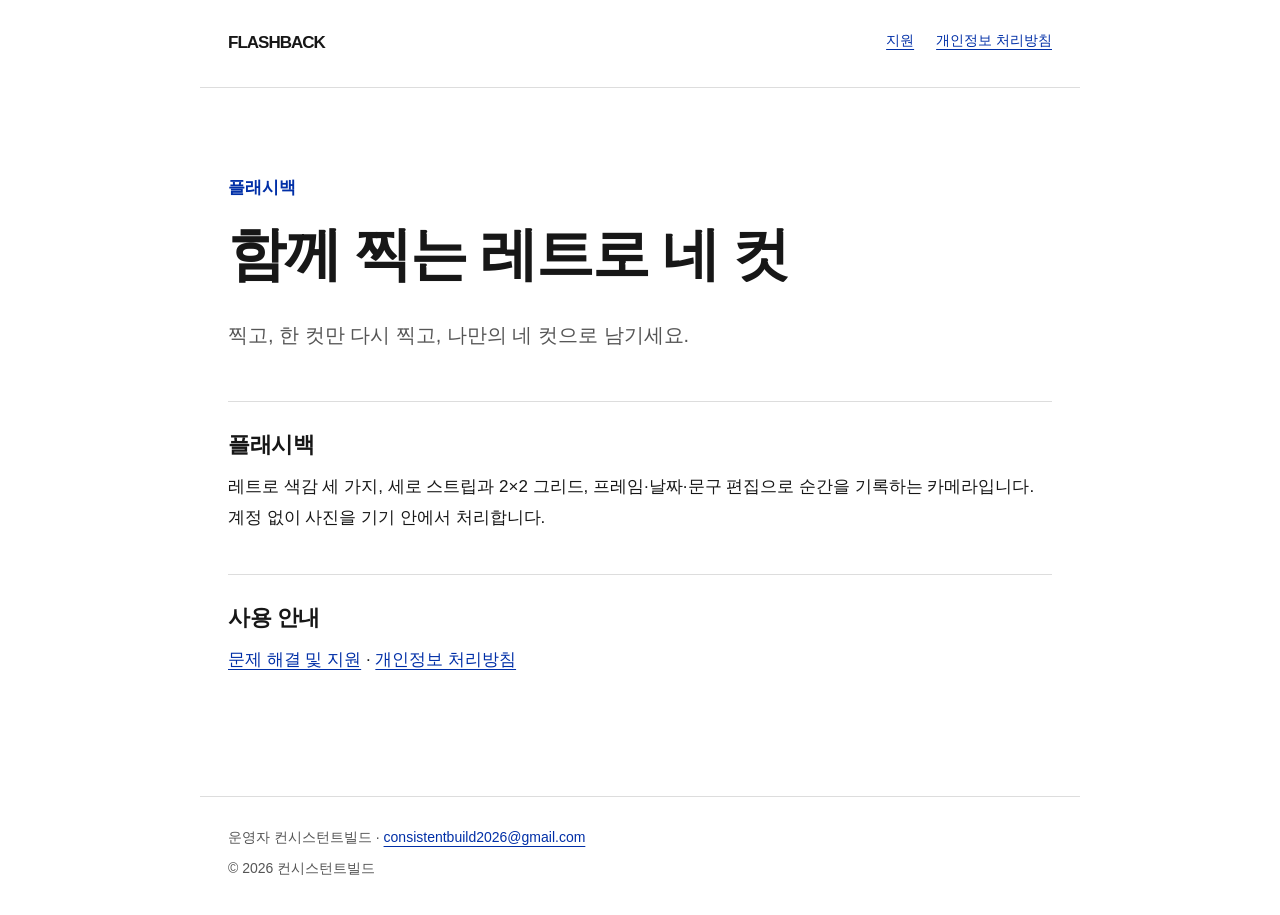
<file: index.html>
<!doctype html>
<html lang="ko"><head><meta charset="utf-8"><meta name="viewport" content="width=device-width,initial-scale=1">
<meta name="description" content="플래시백 레트로 네 컷 카메라의 지원 및 개인정보 안내">
<title>함께 찍는 레트로 네 컷 · 플래시백</title><link rel="stylesheet" href="style.css"></head>
<body><header><a class="brand" href="index.html">FLASHBACK</a><nav aria-label="주요 메뉴"><a href="support.html">지원</a><a href="privacy.html">개인정보 처리방침</a></nav></header>
<main><p class="eyebrow">플래시백</p><h1>함께 찍는 레트로 네 컷</h1><p class="intro">찍고, 한 컷만 다시 찍고, 나만의 네 컷으로 남기세요.</p><section><h2>플래시백</h2><p>레트로 색감 세 가지, 세로 스트립과 2×2 그리드, 프레임·날짜·문구 편집으로 순간을 기록하는 카메라입니다. 계정 없이 사진을 기기 안에서 처리합니다.</p></section><section><h2>사용 안내</h2><p><a href="support.html">문제 해결 및 지원</a> · <a href="privacy.html">개인정보 처리방침</a></p></section></main>
<footer><p>운영자 컨시스턴트빌드 · <a href="mailto:consistentbuild2026@gmail.com">consistentbuild2026@gmail.com</a></p><p>© 2026 컨시스턴트빌드</p></footer></body></html>
</file>
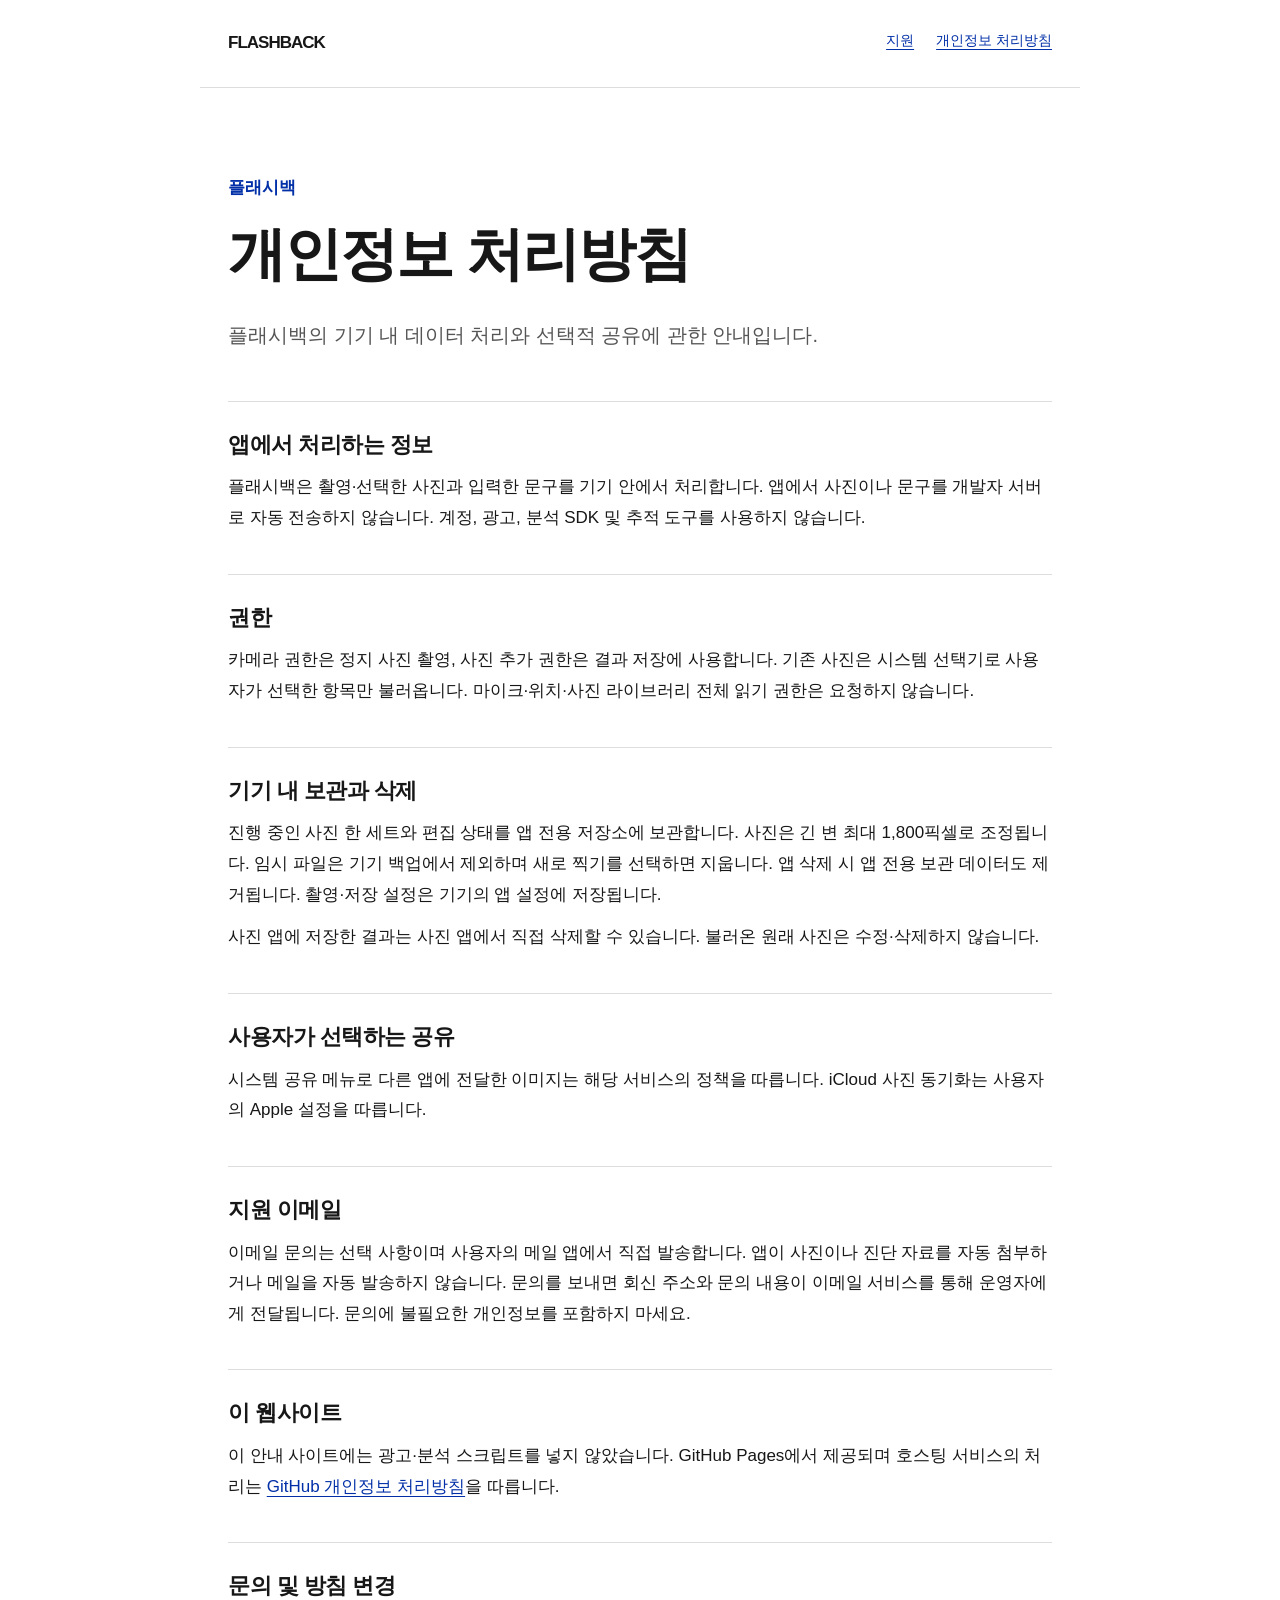
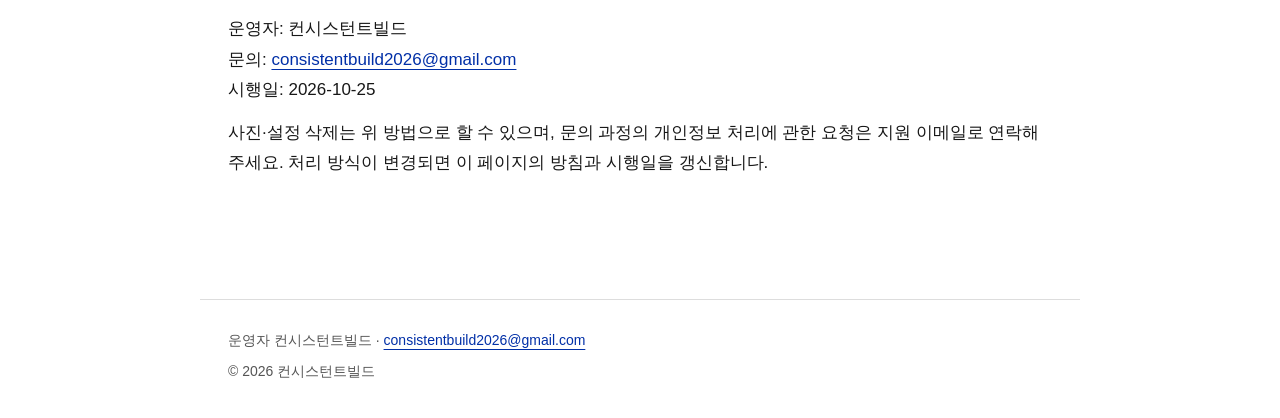
<file: privacy.html>
<!doctype html>
<html lang="ko"><head><meta charset="utf-8"><meta name="viewport" content="width=device-width,initial-scale=1">
<meta name="description" content="플래시백 레트로 네 컷 카메라의 지원 및 개인정보 안내">
<title>개인정보 처리방침 · 플래시백</title><link rel="stylesheet" href="style.css"></head>
<body><header><a class="brand" href="index.html">FLASHBACK</a><nav aria-label="주요 메뉴"><a href="support.html">지원</a><a href="privacy.html">개인정보 처리방침</a></nav></header>
<main><p class="eyebrow">플래시백</p><h1>개인정보 처리방침</h1><p class="intro">플래시백의 기기 내 데이터 처리와 선택적 공유에 관한 안내입니다.</p><section><h2>앱에서 처리하는 정보</h2><p>플래시백은 촬영·선택한 사진과 입력한 문구를 기기 안에서 처리합니다. 앱에서 사진이나 문구를 개발자 서버로 자동 전송하지 않습니다. 계정, 광고, 분석 SDK 및 추적 도구를 사용하지 않습니다.</p></section><section><h2>권한</h2><p>카메라 권한은 정지 사진 촬영, 사진 추가 권한은 결과 저장에 사용합니다. 기존 사진은 시스템 선택기로 사용자가 선택한 항목만 불러옵니다. 마이크·위치·사진 라이브러리 전체 읽기 권한은 요청하지 않습니다.</p></section><section><h2>기기 내 보관과 삭제</h2><p>진행 중인 사진 한 세트와 편집 상태를 앱 전용 저장소에 보관합니다. 사진은 긴 변 최대 1,800픽셀로 조정됩니다. 임시 파일은 기기 백업에서 제외하며 새로 찍기를 선택하면 지웁니다. 앱 삭제 시 앱 전용 보관 데이터도 제거됩니다. 촬영·저장 설정은 기기의 앱 설정에 저장됩니다.</p><p>사진 앱에 저장한 결과는 사진 앱에서 직접 삭제할 수 있습니다. 불러온 원래 사진은 수정·삭제하지 않습니다.</p></section><section><h2>사용자가 선택하는 공유</h2><p>시스템 공유 메뉴로 다른 앱에 전달한 이미지는 해당 서비스의 정책을 따릅니다. iCloud 사진 동기화는 사용자의 Apple 설정을 따릅니다.</p></section><section><h2>지원 이메일</h2><p>이메일 문의는 선택 사항이며 사용자의 메일 앱에서 직접 발송합니다. 앱이 사진이나 진단 자료를 자동 첨부하거나 메일을 자동 발송하지 않습니다. 문의를 보내면 회신 주소와 문의 내용이 이메일 서비스를 통해 운영자에게 전달됩니다. 문의에 불필요한 개인정보를 포함하지 마세요.</p></section><section><h2>이 웹사이트</h2><p>이 안내 사이트에는 광고·분석 스크립트를 넣지 않았습니다. GitHub Pages에서 제공되며 호스팅 서비스의 처리는 <a href="https://docs.github.com/en/site-policy/privacy-policies/github-general-privacy-statement">GitHub 개인정보 처리방침</a>을 따릅니다.</p></section><section><h2>문의 및 방침 변경</h2><p>운영자: 컨시스턴트빌드<br>문의: <a href="mailto:consistentbuild2026@gmail.com">consistentbuild2026@gmail.com</a><br>시행일: 2026-10-25</p><p>사진·설정 삭제는 위 방법으로 할 수 있으며, 문의 과정의 개인정보 처리에 관한 요청은 지원 이메일로 연락해 주세요. 처리 방식이 변경되면 이 페이지의 방침과 시행일을 갱신합니다.</p></section></main>
<footer><p>운영자 컨시스턴트빌드 · <a href="mailto:consistentbuild2026@gmail.com">consistentbuild2026@gmail.com</a></p><p>© 2026 컨시스턴트빌드</p></footer></body></html>
</file>
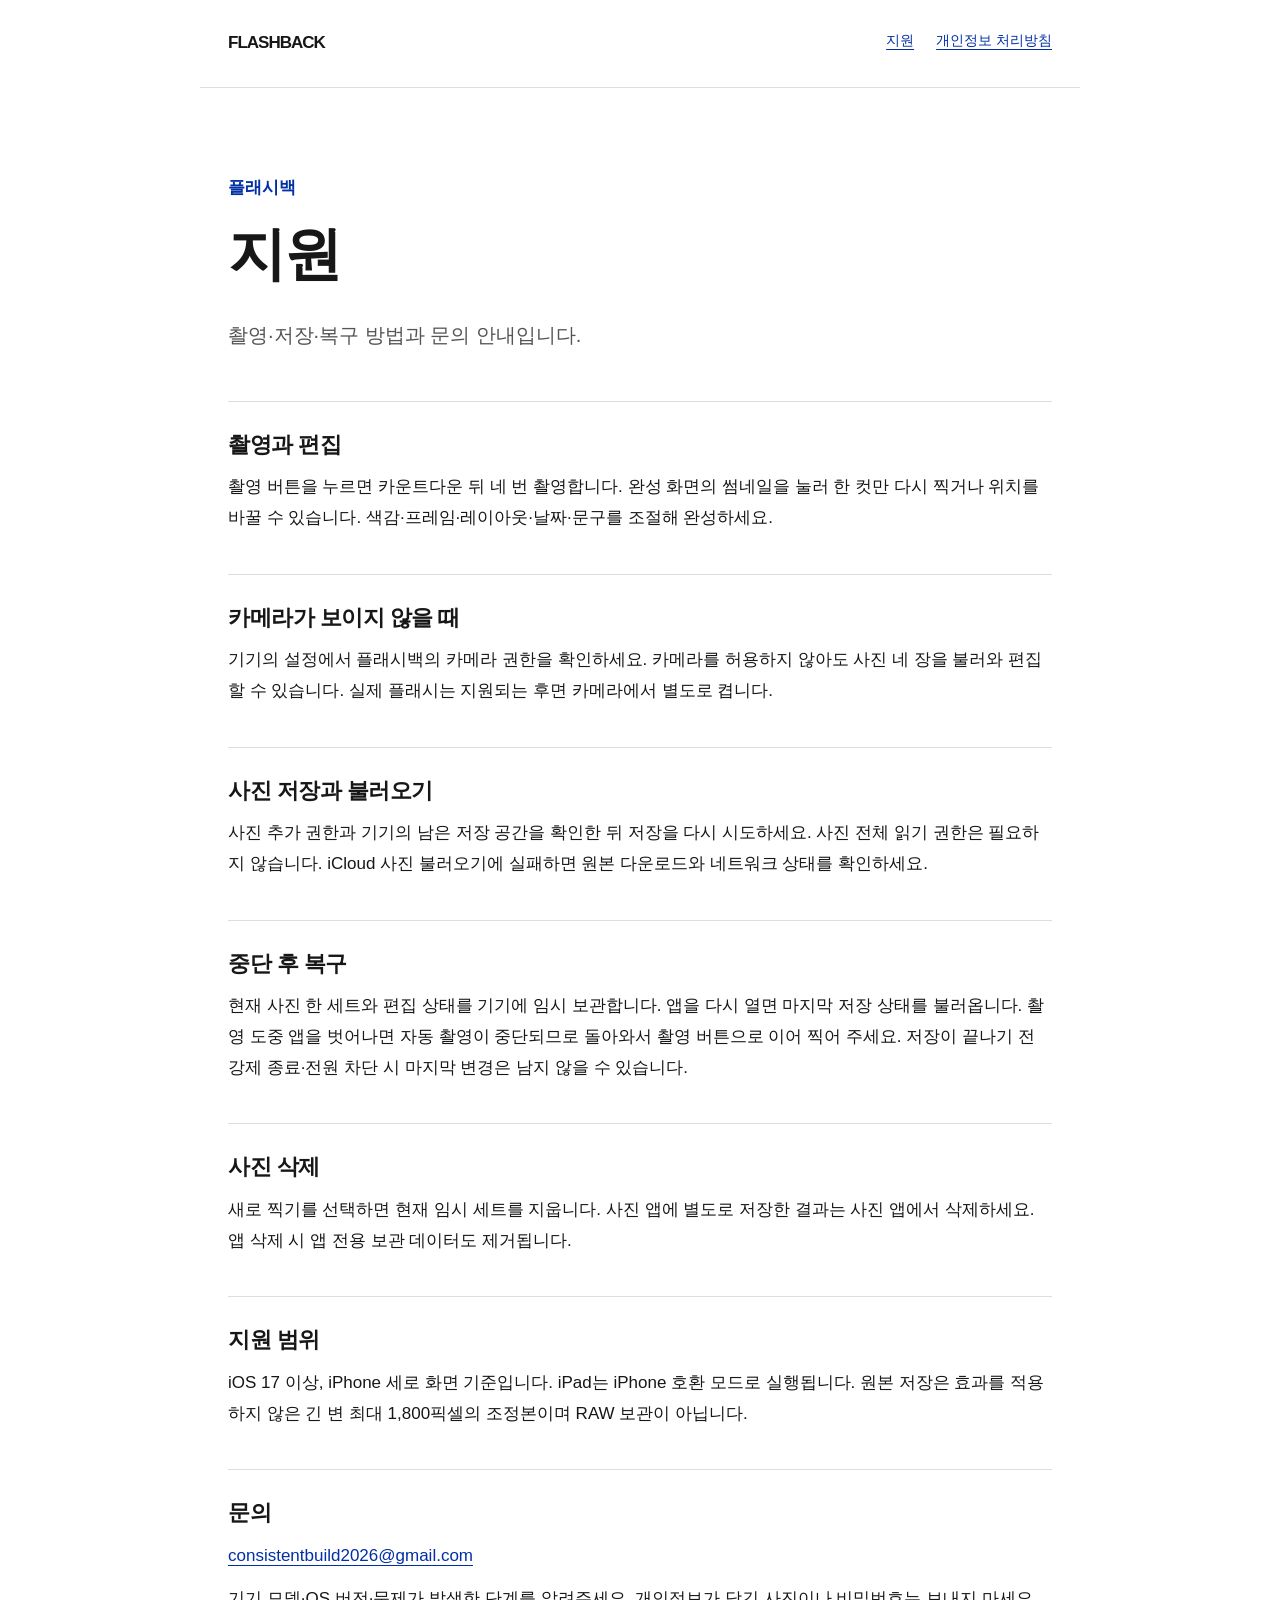
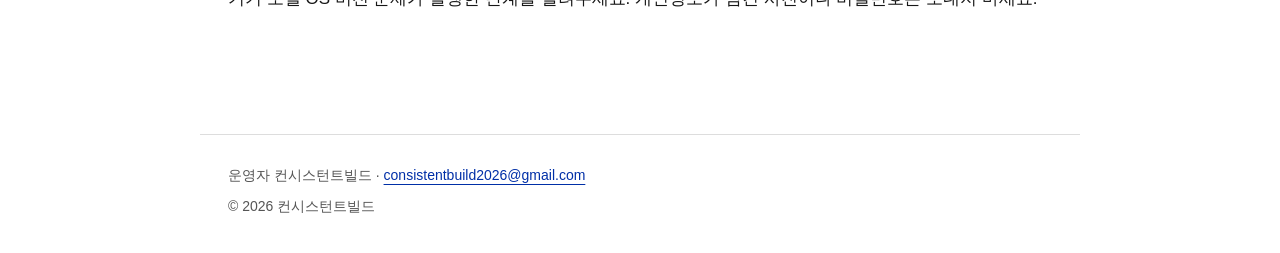
<file: support.html>
<!doctype html>
<html lang="ko"><head><meta charset="utf-8"><meta name="viewport" content="width=device-width,initial-scale=1">
<meta name="description" content="플래시백 레트로 네 컷 카메라의 지원 및 개인정보 안내">
<title>지원 · 플래시백</title><link rel="stylesheet" href="style.css"></head>
<body><header><a class="brand" href="index.html">FLASHBACK</a><nav aria-label="주요 메뉴"><a href="support.html">지원</a><a href="privacy.html">개인정보 처리방침</a></nav></header>
<main><p class="eyebrow">플래시백</p><h1>지원</h1><p class="intro">촬영·저장·복구 방법과 문의 안내입니다.</p><section><h2>촬영과 편집</h2><p>촬영 버튼을 누르면 카운트다운 뒤 네 번 촬영합니다. 완성 화면의 썸네일을 눌러 한 컷만 다시 찍거나 위치를 바꿀 수 있습니다. 색감·프레임·레이아웃·날짜·문구를 조절해 완성하세요.</p></section><section><h2>카메라가 보이지 않을 때</h2><p>기기의 설정에서 플래시백의 카메라 권한을 확인하세요. 카메라를 허용하지 않아도 사진 네 장을 불러와 편집할 수 있습니다. 실제 플래시는 지원되는 후면 카메라에서 별도로 켭니다.</p></section><section><h2>사진 저장과 불러오기</h2><p>사진 추가 권한과 기기의 남은 저장 공간을 확인한 뒤 저장을 다시 시도하세요. 사진 전체 읽기 권한은 필요하지 않습니다. iCloud 사진 불러오기에 실패하면 원본 다운로드와 네트워크 상태를 확인하세요.</p></section><section><h2>중단 후 복구</h2><p>현재 사진 한 세트와 편집 상태를 기기에 임시 보관합니다. 앱을 다시 열면 마지막 저장 상태를 불러옵니다. 촬영 도중 앱을 벗어나면 자동 촬영이 중단되므로 돌아와서 촬영 버튼으로 이어 찍어 주세요. 저장이 끝나기 전 강제 종료·전원 차단 시 마지막 변경은 남지 않을 수 있습니다.</p></section><section><h2>사진 삭제</h2><p>새로 찍기를 선택하면 현재 임시 세트를 지웁니다. 사진 앱에 별도로 저장한 결과는 사진 앱에서 삭제하세요. 앱 삭제 시 앱 전용 보관 데이터도 제거됩니다.</p></section><section><h2>지원 범위</h2><p>iOS 17 이상, iPhone 세로 화면 기준입니다. iPad는 iPhone 호환 모드로 실행됩니다. 원본 저장은 효과를 적용하지 않은 긴 변 최대 1,800픽셀의 조정본이며 RAW 보관이 아닙니다.</p></section><section><h2>문의</h2><p><a class="contact" href="mailto:consistentbuild2026@gmail.com">consistentbuild2026@gmail.com</a></p><p>기기 모델·OS 버전·문제가 발생한 단계를 알려주세요. 개인정보가 담긴 사진이나 비밀번호는 보내지 마세요.</p></section></main>
<footer><p>운영자 컨시스턴트빌드 · <a href="mailto:consistentbuild2026@gmail.com">consistentbuild2026@gmail.com</a></p><p>© 2026 컨시스턴트빌드</p></footer></body></html>
</file>
<file: style.css>
*{box-sizing:border-box}body{margin:0;background:#fff;color:#171717;font:17px/1.8 "Helvetica Neue",Helvetica,Arial,sans-serif}a{color:#002fa7;text-underline-offset:4px}header,main,footer{max-width:880px;margin:auto;padding:28px}header{display:flex;justify-content:space-between;gap:22px;border-bottom:1px solid #ddd}.brand{font-weight:800;letter-spacing:-1px;color:#171717;text-decoration:none}nav{display:flex;gap:22px;font-size:14px}main{padding-top:68px;padding-bottom:80px}.eyebrow{color:#002fa7;font-weight:700}h1{font-size:clamp(34px,6vw,58px);line-height:1.18;letter-spacing:-2px;margin:12px 0 28px}h2{font-size:22px;line-height:1.4;letter-spacing:-.5px;margin:0 0 12px}section{padding:28px 0;border-top:1px solid #ddd}section p{margin:0 0 12px}.intro{font-size:20px;margin-bottom:48px;color:#555}.contact{overflow-wrap:anywhere}footer{border-top:1px solid #ddd;font-size:14px;color:#555}footer p{margin:0 0 6px}@media(max-width:600px){header{flex-direction:column}header,main,footer{padding:24px}main{padding-top:42px}nav{gap:18px}}
</file>
